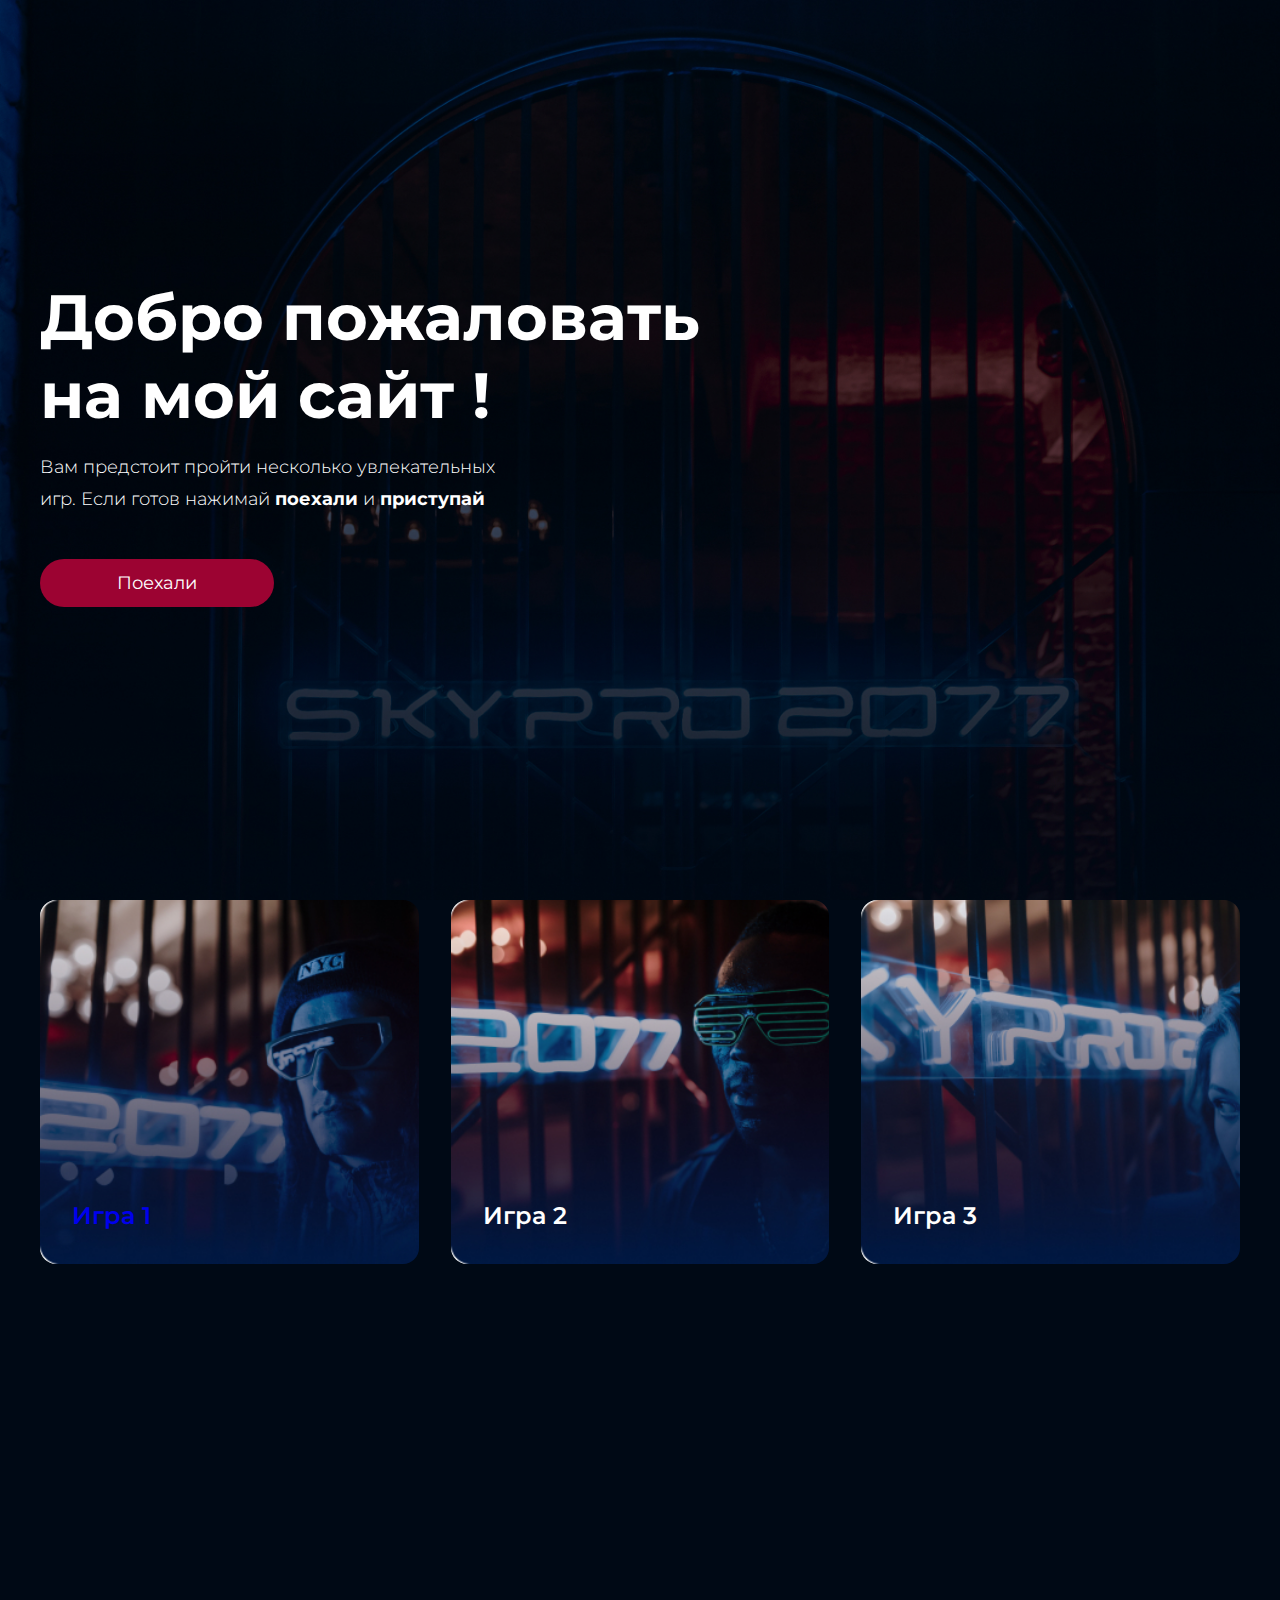
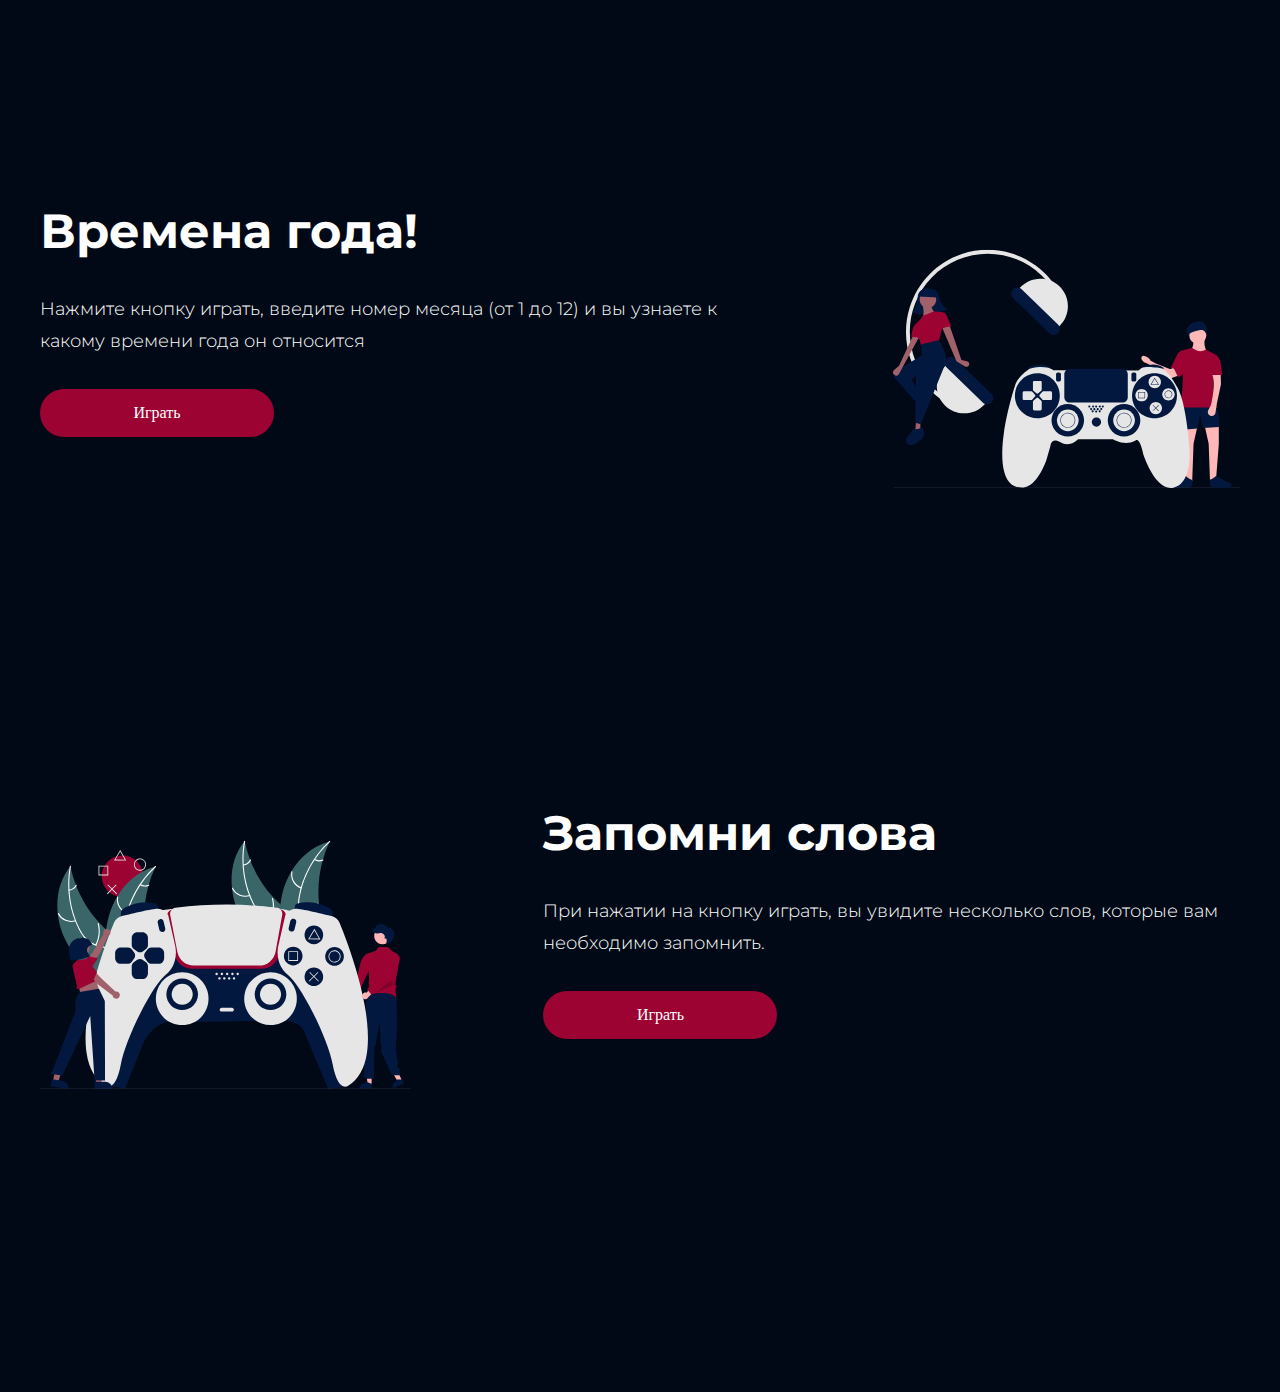
<file: index.html>
<!DOCTYPE html>
<html lang="en">
  <head>
    <meta charset="UTF-8" />
    <meta http-equiv="X-UA-Compatible" content="IE=edge" />
    <meta name="viewport" content="width=device-width, initial-scale=1.0" />
    <link rel="preconnect" href="https://fonts.googleapis.com" />
    <link rel="preconnect" href="https://fonts.gstatic.com" crossorigin />
    <link rel="preconnect" href="https://fonts.googleapis.com" />
    <link rel="preconnect" href="https://fonts.gstatic.com" crossorigin />
    <link
      href="https://fonts.googleapis.com/css2?family=Montserrat:wght@300;400;600;700&display=swap"
      rel="stylesheet"
    />
    <link rel="stylesheet" href="styles/style.css" />
    <title>Game</title>
  </head>
  <body>
    <header class="header center">
      <h1 class="header_top">
        Добро пожаловать <br />
        на мой сайт !
      </h1>
      <p class="header_desc">
        Вам предстоит пройти несколько увлекательных игр. Если готов нажимай
        <span class="header_desc--bold"> поехали </span> и
        <span class="header_desc--bold"> приступай</span>
      </p>
      <p class="header_button">Поехали</p>
      <script src="/hw-games.js"></script>
    </header>
    <nav class="nav center">
      <div class="games">
        <a href="#seasons"><div class="games_game1 games_game">Игра 1</div></a>
        <div class="games_game2 games_game">Игра 2</div>
        <div class="games_game3 games_game">Игра 3</div>
      </div>
    </nav>
    <main class="main center">
      <div id="seasons" class="seasons">
        <div class="seasons_game">
          <h2 class="seasons_header">Времена года!</h2>
          <p class="seasons_desc">
            Нажмите кнопку играть, введите номер месяца (от 1 до 12) и вы
            узнаете к какому времени года он относится
          </p>
          <p onclick="gameSeasons()" class="seasons_button">Играть</p>
        </div>
        <svg
          class="seasons_img"
          width="485"
          height="334"
          viewBox="0 0 485 334"
          fill="none"
          xmlns="http://www.w3.org/2000/svg"
        >
          <g clip-path="url(#clip0_700_26)">
            <path
              d="M416.377 139.54C423.062 146.577 430.52 147.7 438.752 142.909C435.298 137.353 434.475 131.309 435.396 124.942H419.36C420.071 130.537 419.88 135.746 416.377 139.54Z"
              fill="#FFB8B8"
            />
            <path
              d="M442.854 323.699L451.431 319.208L455.16 271.671V246.592L435.396 246.218L440.989 271.297L442.854 323.699Z"
              fill="#FFB8B8"
            />
            <path
              d="M417.992 323.699L409.415 319.208L405.686 271.671V246.592L425.45 246.218L419.856 271.297L417.992 323.699Z"
              fill="#FFB8B8"
            />
            <path
              d="M404.817 251.832L425.7 249.961L429.056 230.871L433.158 249.587L455.906 248.089C456.403 238.994 455.141 229.634 452.177 220.016L402.206 218.893L404.817 251.832Z"
              fill="#03183F"
            />
            <path
              d="M383.111 180.14L357.991 160.724C357.73 160.523 357.443 160.358 357.138 160.233L353.487 158.742C350.555 157.545 344.969 153.561 347.693 149.46C349.89 146.153 358.297 152.077 359.331 154.271C359.658 154.962 360.194 155.531 360.863 155.898L365.968 158.706C366.092 158.774 366.22 158.835 366.351 158.888L385.787 166.795C386.326 167.015 386.909 167.102 387.488 167.049C388.067 166.997 388.625 166.806 389.116 166.494L392.639 164.251C393.141 163.932 393.712 163.74 394.304 163.693C394.896 163.645 395.49 163.743 396.036 163.978C396.581 164.213 397.062 164.577 397.435 165.041C397.809 165.504 398.065 166.051 398.18 166.636L399.344 172.535C399.512 173.385 399.375 174.266 398.957 175.024C398.539 175.781 397.868 176.366 397.062 176.675L386.641 180.661C386.058 180.885 385.427 180.954 384.808 180.863C384.19 180.772 383.606 180.523 383.111 180.14Z"
              fill="#FFB8B8"
            />
            <path
              d="M387.777 165.994C394.732 164.122 394.002 173.875 399.308 178.67L409.741 170.403L403.698 141.037C402.077 141.502 400.585 142.339 399.342 143.482C398.098 144.625 397.137 146.043 396.533 147.623L387.777 165.994Z"
              fill="#9C0332"
            />
            <path
              d="M400.715 220.765H453.296C444.786 197.747 445.615 174.074 452.86 149.95C452.982 149.549 452.961 149.118 452.8 148.732C452.639 148.346 452.349 148.028 451.98 147.833L436.887 139.915C430.963 143.784 424.596 142.595 417.869 137.294L401.46 141.786C405.927 168.713 406.054 195.087 400.715 220.765Z"
              fill="#9C0332"
            />
            <path
              d="M413.862 332.491L391.95 333.423C390.996 333.464 390.06 333.149 389.324 332.539C388.587 331.928 388.102 331.066 387.96 330.118C387.818 329.161 388.036 328.184 388.574 327.381C389.111 326.577 389.928 326.003 390.865 325.773L394.582 324.858L409.19 316.36C411.354 318.609 414.334 320.511 417.977 322.131L418.02 328.106C418.028 329.235 417.599 330.323 416.824 331.141C416.048 331.959 414.986 332.443 413.862 332.491Z"
              fill="#03183F"
            />
            <path
              d="M484.783 333.5H0.176254V332.298H485L484.783 333.5Z"
              fill="#3F3D56"
              fill-opacity="0.4"
            />
            <path
              d="M446.801 332.157L468.714 333.089C469.668 333.13 470.604 332.815 471.34 332.204C472.077 331.594 472.562 330.732 472.704 329.784C472.846 328.827 472.628 327.85 472.09 327.047C471.553 326.243 470.736 325.669 469.799 325.439L466.082 324.524L451.474 316.026C449.31 318.275 446.33 320.177 442.687 321.797L442.644 327.772C442.636 328.901 443.065 329.989 443.84 330.807C444.616 331.625 445.677 332.109 446.801 332.157Z"
              fill="#03183F"
            />
            <path
              d="M425.7 131.68C432.291 131.68 437.633 126.317 437.633 119.702C437.633 113.087 432.291 107.724 425.7 107.724C419.109 107.724 413.767 113.087 413.767 119.702C413.767 126.317 419.109 131.68 425.7 131.68Z"
              fill="#FFB8B8"
            />
            <path
              d="M444.346 217.022L440.403 224.716C440.056 225.395 439.855 226.14 439.814 226.903C439.774 227.665 439.895 228.428 440.169 229.14C440.443 229.852 440.864 230.498 441.404 231.036C441.945 231.573 442.592 231.989 443.305 232.257C444.058 232.541 444.866 232.652 445.668 232.581C446.47 232.511 447.246 232.261 447.939 231.85C448.633 231.438 449.225 230.877 449.674 230.206C450.122 229.535 450.416 228.771 450.532 227.972L452.177 216.648L458.144 188.2L457.771 173.977H445.838C449.908 184.556 447.889 200.16 444.346 217.022Z"
              fill="#FFB8B8"
            />
            <path
              d="M443.973 175.474H460.008L457.681 157.822C457.365 155.428 456.457 153.152 455.04 151.201C453.622 149.25 451.741 147.686 449.567 146.652L443.973 175.474Z"
              fill="#9C0332"
            />
            <path
              d="M438.387 113.104C438.625 111.504 438.525 109.872 438.093 108.313C437.661 106.755 436.906 105.305 435.879 104.058C433.843 101.64 430.43 99.6609 424.768 100.595C412.415 102.632 408.853 112.954 410.063 115.55C411.273 118.146 414.983 124.164 414.983 124.164C414.983 124.164 412.26 118.207 415.215 116.994C418.17 115.782 429.605 111.005 433.597 113.157C434.726 113.726 435.686 114.586 436.377 115.649C437.068 116.711 437.466 117.939 437.531 119.206L438.387 113.104Z"
              fill="#03183F"
            />
            <path
              d="M234.139 63.2548L229.341 65.6983C223.815 54.776 216.493 44.867 207.685 36.3878C164.426 -5.35464 95.3993 -3.98991 53.812 39.43C12.2248 82.8499 13.5844 152.134 56.8429 193.877C65.0762 201.838 74.5085 208.445 84.7924 213.457L82.4453 218.316C66.1449 210.372 51.9618 198.649 41.0677 184.115C30.1737 169.581 22.8815 152.653 19.7936 134.731C16.7058 116.809 17.9109 98.4071 23.3094 81.045C28.708 63.6829 38.145 47.8594 50.8407 34.8818C63.5364 21.9042 79.1264 12.1451 96.3226 6.41078C113.519 0.676456 131.828 -0.868477 149.736 1.90363C167.645 4.67573 184.64 11.6853 199.316 22.3532C213.992 33.0211 225.928 47.041 234.139 63.2548Z"
              fill="#E6E6E6"
            />
            <path
              d="M71.8174 163.721C64.7602 171.089 60.9081 180.97 61.1087 191.189C61.3092 201.407 65.5459 211.128 72.8867 218.211C80.2275 225.295 90.0711 229.161 100.252 228.96C110.433 228.759 120.117 224.506 127.174 217.138L133.784 210.237L78.4273 156.82L71.8174 163.721Z"
              fill="#E6E6E6"
            />
            <path
              d="M74.7183 152.9C73.1474 154.544 72.2903 156.746 72.335 159.024C72.3797 161.301 73.3225 163.467 74.9566 165.048L125.73 214.042C127.366 215.621 129.561 216.483 131.831 216.438C134.1 216.393 136.259 215.445 137.832 213.802C139.406 212.16 140.264 209.957 140.22 207.679C140.175 205.401 139.23 203.234 137.594 201.655L86.8206 152.661C85.1829 151.084 82.989 150.224 80.7201 150.269C78.4513 150.314 76.2928 151.26 74.7183 152.9Z"
              fill="#03183F"
            />
            <path
              d="M227.001 112.912L233.611 106.011C240.668 98.6427 244.52 88.7624 244.32 78.5435C244.119 68.3246 239.883 58.6042 232.542 51.5206C228.907 48.0132 224.619 45.2588 219.924 43.4145C215.229 41.5703 210.218 40.6723 205.176 40.772C194.996 40.9733 185.311 45.2258 178.254 52.5939L171.644 59.4952L227.001 112.912Z"
              fill="#E6E6E6"
            />
            <path
              d="M167.596 55.9295C166.025 57.5734 165.168 59.7755 165.213 62.0528C165.258 64.3301 166.2 66.4966 167.835 68.0771L218.608 117.071C220.245 118.648 222.438 119.509 224.707 119.463C226.976 119.417 229.133 118.469 230.706 116.827C232.278 115.186 233.137 112.984 233.093 110.707C233.049 108.43 232.106 106.264 230.472 104.684L179.699 55.6903C178.061 54.1135 175.867 53.2533 173.598 53.2981C171.329 53.343 169.171 54.2893 167.596 55.9295Z"
              fill="#03183F"
            />
            <path
              d="M189.014 169.153V165.173C189.014 165.173 206.32 155.402 220.381 165.173V168.791L189.014 169.153Z"
              fill="#03183F"
            />
            <path
              d="M346.569 169.153V165.173C346.569 165.173 363.875 155.402 377.936 165.173V168.791L346.569 169.153Z"
              fill="#03183F"
            />
            <path
              d="M240.932 168.792H223.986C223.986 168.792 219.66 163.725 205.239 164.087C190.817 164.449 187.933 168.792 187.933 168.792C187.933 168.792 173.692 178.381 170.447 190.324C170.447 190.324 152.961 242.977 152.6 284.232C152.24 325.487 168.103 331.277 176.396 332.362C184.688 333.448 199.47 332.001 213.891 295.45L220.021 274.099C220.021 274.099 221.102 261.433 234.082 269.395C247.061 277.356 258.598 265.052 258.598 265.052H307.271C307.271 265.052 323.495 275.185 338.277 267.224C338.277 267.224 344.045 259.624 349.453 285.318C349.453 285.318 366.038 338.153 391.636 332.724C417.234 327.296 414.35 283.146 414.35 283.146C414.35 283.146 410.925 215.655 396.864 191.771C396.864 191.771 383.344 166.982 374.33 165.896C374.33 165.896 354.861 162.278 347.29 165.535L342.964 169.153L240.932 168.792Z"
              fill="#E6E6E6"
            />
            <path
              d="M201.633 235.74C218.957 235.74 233 221.644 233 204.256C233 186.868 218.957 172.772 201.633 172.772C184.31 172.772 170.266 186.868 170.266 204.256C170.266 221.644 184.31 235.74 201.633 235.74Z"
              fill="#03183F"
            />
            <path
              d="M365.317 235.74C382.64 235.74 396.684 221.644 396.684 204.256C396.684 186.868 382.64 172.772 365.317 172.772C347.994 172.772 333.95 186.868 333.95 204.256C333.95 221.644 347.994 235.74 365.317 235.74Z"
              fill="#03183F"
            />
            <path
              d="M207.099 197.235L202.917 200.948C202.563 201.261 202.107 201.434 201.635 201.434C201.163 201.434 200.707 201.261 200.353 200.948L196.164 197.235C195.959 197.054 195.795 196.832 195.682 196.582C195.568 196.333 195.509 196.062 195.508 195.788V185.572C195.509 185.056 195.713 184.562 196.077 184.198C196.441 183.833 196.934 183.629 197.447 183.629H205.83C206.343 183.628 206.836 183.832 207.2 184.195C207.564 184.559 207.769 185.053 207.77 185.568V195.781C207.767 196.057 207.706 196.33 207.591 196.581C207.475 196.832 207.307 197.055 207.099 197.235Z"
              fill="#E6E6E6"
            />
            <path
              d="M207.099 211.273L202.917 207.564C202.563 207.251 202.107 207.078 201.635 207.078C201.163 207.078 200.707 207.251 200.353 207.564L196.164 211.277C195.959 211.458 195.795 211.68 195.682 211.93C195.568 212.179 195.509 212.45 195.508 212.724V222.929C195.507 223.445 195.71 223.939 196.072 224.304C196.435 224.669 196.927 224.875 197.44 224.876H205.83C206.343 224.877 206.836 224.673 207.2 224.309C207.564 223.946 207.769 223.452 207.77 222.936V212.728C207.767 212.451 207.706 212.179 207.591 211.928C207.475 211.677 207.307 211.454 207.099 211.273Z"
              fill="#E6E6E6"
            />
            <path
              d="M194.642 209.749L198.341 205.544C198.653 205.189 198.825 204.731 198.825 204.258C198.825 203.784 198.653 203.327 198.341 202.971L194.642 198.766C194.462 198.561 194.24 198.396 193.991 198.282C193.743 198.169 193.473 198.109 193.2 198.108H183.033C182.519 198.109 182.027 198.314 181.664 198.679C181.301 199.044 181.097 199.539 181.097 200.055V208.468C181.096 208.984 181.299 209.478 181.661 209.843C182.024 210.209 182.516 210.414 183.029 210.415H193.204C193.477 210.412 193.746 210.351 193.994 210.237C194.242 210.122 194.463 209.956 194.642 209.749Z"
              fill="#E6E6E6"
            />
            <path
              d="M208.628 209.749L204.936 205.541C204.623 205.186 204.451 204.728 204.451 204.254C204.451 203.78 204.623 203.323 204.936 202.968L208.635 198.763C208.815 198.557 209.037 198.392 209.286 198.278C209.534 198.165 209.804 198.106 210.077 198.104H220.244C220.758 198.103 221.25 198.307 221.614 198.671C221.978 199.034 222.183 199.528 222.184 200.044V208.465C222.185 208.98 221.982 209.475 221.619 209.84C221.257 210.205 220.765 210.411 220.251 210.412H210.081C209.805 210.411 209.534 210.352 209.283 210.238C209.032 210.124 208.809 209.957 208.628 209.749Z"
              fill="#E6E6E6"
            />
            <path
              d="M244.177 261.433C256.721 261.433 266.89 251.226 266.89 238.635C266.89 226.044 256.721 215.836 244.177 215.836C231.632 215.836 221.463 226.044 221.463 238.635C221.463 251.226 231.632 261.433 244.177 261.433Z"
              fill="#03183F"
            />
            <path
              d="M322.774 261.433C335.318 261.433 345.488 251.226 345.488 238.635C345.488 226.044 335.318 215.836 322.774 215.836C310.229 215.836 300.06 226.044 300.06 238.635C300.06 251.226 310.229 261.433 322.774 261.433Z"
              fill="#03183F"
            />
            <path
              d="M244.177 253.834C252.54 253.834 259.319 247.029 259.319 238.635C259.319 230.241 252.54 223.436 244.177 223.436C235.814 223.436 229.034 230.241 229.034 238.635C229.034 247.029 235.814 253.834 244.177 253.834Z"
              fill="#E6E6E6"
            />
            <path
              d="M244.177 249.129C242.109 249.129 240.087 248.514 238.368 247.361C236.648 246.208 235.308 244.569 234.517 242.651C233.726 240.733 233.519 238.623 233.922 236.587C234.325 234.552 235.321 232.682 236.783 231.214C238.246 229.746 240.109 228.747 242.137 228.342C244.165 227.937 246.267 228.145 248.178 228.939C250.088 229.733 251.721 231.078 252.87 232.804C254.019 234.53 254.632 236.559 254.632 238.635C254.629 241.417 253.526 244.085 251.566 246.052C249.606 248.02 246.949 249.126 244.177 249.129ZM244.177 228.864C242.251 228.864 240.369 229.437 238.768 230.511C237.168 231.584 235.92 233.11 235.183 234.896C234.446 236.681 234.254 238.646 234.629 240.541C235.005 242.436 235.932 244.177 237.293 245.544C238.655 246.91 240.389 247.841 242.278 248.218C244.166 248.595 246.123 248.401 247.902 247.662C249.681 246.922 251.201 245.67 252.271 244.063C253.34 242.456 253.911 240.567 253.911 238.635C253.908 236.044 252.882 233.561 251.057 231.729C249.232 229.897 246.758 228.867 244.177 228.864Z"
              fill="#03183F"
            />
            <path
              d="M322.774 253.834C331.137 253.834 337.916 247.029 337.916 238.635C337.916 230.241 331.137 223.436 322.774 223.436C314.411 223.436 307.631 230.241 307.631 238.635C307.631 247.029 314.411 253.834 322.774 253.834Z"
              fill="#E6E6E6"
            />
            <path
              d="M322.774 249.129C320.706 249.129 318.684 248.514 316.965 247.361C315.246 246.208 313.905 244.569 313.114 242.651C312.323 240.733 312.116 238.623 312.519 236.587C312.923 234.552 313.918 232.682 315.381 231.214C316.843 229.746 318.706 228.747 320.734 228.342C322.762 227.937 324.864 228.145 326.775 228.939C328.685 229.733 330.318 231.078 331.467 232.804C332.616 234.53 333.229 236.559 333.229 238.635C333.226 241.417 332.124 244.085 330.163 246.052C328.203 248.019 325.546 249.126 322.774 249.129ZM322.774 228.864C320.848 228.864 318.966 229.437 317.366 230.511C315.765 231.584 314.517 233.11 313.78 234.896C313.043 236.681 312.851 238.646 313.226 240.541C313.602 242.436 314.529 244.177 315.89 245.544C317.252 246.91 318.986 247.841 320.875 248.218C322.763 248.595 324.72 248.401 326.499 247.662C328.278 246.922 329.798 245.67 330.868 244.063C331.937 242.456 332.508 240.567 332.508 238.635C332.505 236.044 331.479 233.561 329.654 231.729C327.829 229.897 325.355 228.867 322.774 228.864Z"
              fill="#03183F"
            />
            <path
              d="M284.196 247.682C287.78 247.682 290.686 244.765 290.686 241.168C290.686 237.57 287.78 234.654 284.196 234.654C280.612 234.654 277.707 237.57 277.707 241.168C277.707 244.765 280.612 247.682 284.196 247.682Z"
              fill="#03183F"
            />
            <path
              d="M274.278 220.848C275.06 220.848 275.695 220.212 275.695 219.426C275.695 218.641 275.06 218.004 274.278 218.004C273.495 218.004 272.861 218.641 272.861 219.426C272.861 220.212 273.495 220.848 274.278 220.848Z"
              fill="#03183F"
            />
            <path
              d="M279.585 220.848C280.367 220.848 281.002 220.212 281.002 219.426C281.002 218.641 280.367 218.004 279.585 218.004C278.802 218.004 278.168 218.641 278.168 219.426C278.168 220.212 278.802 220.848 279.585 220.848Z"
              fill="#03183F"
            />
            <path
              d="M278.878 227.597C279.661 227.597 280.295 226.961 280.295 226.175C280.295 225.39 279.661 224.753 278.878 224.753C278.096 224.753 277.461 225.39 277.461 226.175C277.461 226.961 278.096 227.597 278.878 227.597Z"
              fill="#03183F"
            />
            <path
              d="M283.836 227.778C284.632 227.778 285.278 227.13 285.278 226.331C285.278 225.531 284.632 224.883 283.836 224.883C283.039 224.883 282.394 225.531 282.394 226.331C282.394 227.13 283.039 227.778 283.836 227.778Z"
              fill="#03183F"
            />
            <path
              d="M288.786 227.597C289.568 227.597 290.203 226.961 290.203 226.175C290.203 225.39 289.568 224.753 288.786 224.753C288.003 224.753 287.369 225.39 287.369 226.175C287.369 226.961 288.003 227.597 288.786 227.597Z"
              fill="#03183F"
            />
            <path
              d="M276.755 224.402C277.537 224.402 278.172 223.765 278.172 222.98C278.172 222.194 277.537 221.558 276.755 221.558C275.972 221.558 275.338 222.194 275.338 222.98C275.338 223.765 275.972 224.402 276.755 224.402Z"
              fill="#03183F"
            />
            <path
              d="M281.312 224.521C282.108 224.521 282.754 223.873 282.754 223.074C282.754 222.274 282.108 221.626 281.312 221.626C280.515 221.626 279.87 222.274 279.87 223.074C279.87 223.873 280.515 224.521 281.312 224.521Z"
              fill="#03183F"
            />
            <path
              d="M285.999 224.521C286.795 224.521 287.441 223.873 287.441 223.074C287.441 222.274 286.795 221.626 285.999 221.626C285.202 221.626 284.557 222.274 284.557 223.074C284.557 223.873 285.202 224.521 285.999 224.521Z"
              fill="#03183F"
            />
            <path
              d="M290.909 224.402C291.692 224.402 292.326 223.765 292.326 222.98C292.326 222.194 291.692 221.558 290.909 221.558C290.127 221.558 289.493 222.194 289.493 222.98C289.493 223.765 290.127 224.402 290.909 224.402Z"
              fill="#03183F"
            />
            <path
              d="M283.836 220.903C284.632 220.903 285.278 220.254 285.278 219.455C285.278 218.656 284.632 218.008 283.836 218.008C283.039 218.008 282.394 218.656 282.394 219.455C282.394 220.254 283.039 220.903 283.836 220.903Z"
              fill="#03183F"
            />
            <path
              d="M288.883 220.903C289.68 220.903 290.325 220.254 290.325 219.455C290.325 218.656 289.68 218.008 288.883 218.008C288.087 218.008 287.441 218.656 287.441 219.455C287.441 220.254 288.087 220.903 288.883 220.903Z"
              fill="#03183F"
            />
            <path
              d="M293.033 220.848C293.815 220.848 294.45 220.212 294.45 219.426C294.45 218.641 293.815 218.004 293.033 218.004C292.25 218.004 291.616 218.641 291.616 219.426C291.616 220.212 292.25 220.848 293.033 220.848Z"
              fill="#03183F"
            />
            <path
              d="M230.296 171.876C229.629 171.877 228.99 172.143 228.518 172.616C228.046 173.089 227.781 173.731 227.78 174.401V182C227.781 182.67 228.046 183.312 228.518 183.785C228.99 184.258 229.629 184.524 230.296 184.525H232.099C232.765 184.524 233.405 184.258 233.876 183.785C234.348 183.312 234.613 182.67 234.614 182V174.401C234.613 173.731 234.348 173.089 233.876 172.616C233.405 172.143 232.765 171.877 232.099 171.876H230.296Z"
              fill="#03183F"
            />
            <path
              d="M335.573 171.876C334.906 171.876 334.266 172.143 333.795 172.616C333.323 173.089 333.058 173.731 333.057 174.401V182C333.058 182.67 333.323 183.312 333.795 183.785C334.266 184.258 334.906 184.524 335.573 184.525H337.375C338.042 184.524 338.682 184.258 339.153 183.785C339.625 183.312 339.89 182.67 339.891 182V174.401C339.89 173.731 339.625 173.089 339.153 172.616C338.682 172.143 338.042 171.876 337.375 171.876H335.573Z"
              fill="#03183F"
            />
            <path
              d="M365.678 193.761C370.457 193.761 374.331 189.873 374.331 185.076C374.331 180.279 370.457 176.391 365.678 176.391C360.899 176.391 357.025 180.279 357.025 185.076C357.025 189.873 360.899 193.761 365.678 193.761Z"
              fill="#E6E6E6"
            />
            <path
              d="M347.29 212.217C352.069 212.217 355.943 208.329 355.943 203.532C355.943 198.736 352.069 194.847 347.29 194.847C342.511 194.847 338.637 198.736 338.637 203.532C338.637 208.329 342.511 212.217 347.29 212.217Z"
              fill="#E6E6E6"
            />
            <path
              d="M384.786 211.132C389.565 211.132 393.439 207.243 393.439 202.447C393.439 197.65 389.565 193.761 384.786 193.761C380.007 193.761 376.133 197.65 376.133 202.447C376.133 207.243 380.007 211.132 384.786 211.132Z"
              fill="#E6E6E6"
            />
            <path
              d="M367.12 230.312C371.899 230.312 375.773 226.423 375.773 221.626C375.773 216.83 371.899 212.941 367.12 212.941C362.341 212.941 358.467 216.83 358.467 221.626C358.467 226.423 362.341 230.312 367.12 230.312Z"
              fill="#E6E6E6"
            />
            <path
              d="M246.61 166.809C244.677 166.812 242.823 167.584 241.456 168.956C240.089 170.328 239.32 172.189 239.318 174.129V206.518C239.32 208.458 240.089 210.319 241.456 211.691C242.823 213.063 244.677 213.835 246.61 213.838H320.7C322.634 213.835 324.487 213.063 325.855 211.691C327.222 210.319 327.991 208.458 327.993 206.518V174.129C327.991 172.189 327.222 170.328 325.855 168.956C324.487 167.584 322.634 166.812 320.7 166.809H246.61Z"
              fill="#03183F"
            />
            <path
              d="M371.556 189.057H359.822L365.487 179.31L371.556 189.057ZM361.078 188.333H370.255L365.508 180.71L361.078 188.333Z"
              fill="#03183F"
            />
            <path
              d="M352.158 207.875H342.423V199.19H352.158V207.875ZM343.144 207.151H351.437V199.913H343.144V207.151Z"
              fill="#03183F"
            />
            <path
              d="M384.786 207.875C383.717 207.875 382.671 207.556 381.782 206.96C380.892 206.363 380.199 205.516 379.79 204.524C379.38 203.532 379.273 202.441 379.482 201.388C379.691 200.335 380.206 199.367 380.962 198.608C381.718 197.849 382.682 197.332 383.731 197.123C384.78 196.913 385.867 197.021 386.856 197.431C387.844 197.842 388.689 198.538 389.283 199.431C389.877 200.323 390.194 201.373 390.194 202.446C390.193 203.886 389.622 205.265 388.608 206.283C387.595 207.301 386.22 207.873 384.786 207.875ZM384.786 197.742C383.859 197.742 382.953 198.018 382.182 198.535C381.411 199.052 380.811 199.787 380.456 200.646C380.101 201.506 380.008 202.452 380.189 203.364C380.37 204.277 380.816 205.115 381.472 205.773C382.127 206.431 382.963 206.879 383.872 207.061C384.781 207.242 385.723 207.149 386.58 206.793C387.436 206.437 388.168 205.834 388.683 205.06C389.198 204.286 389.473 203.377 389.473 202.446C389.472 201.199 388.977 200.003 388.099 199.121C387.22 198.24 386.029 197.743 384.786 197.742Z"
              fill="#03183F"
            />
            <path
              d="M363.229 217.299L362.719 217.811L370.831 225.953L371.341 225.442L363.229 217.299Z"
              fill="#03183F"
            />
            <path
              d="M371.016 217.293L362.725 225.256L363.223 225.779L371.515 217.816L371.016 217.293Z"
              fill="#03183F"
            />
            <path
              d="M76.6379 84.1163C56.9526 89.5636 35.3964 93.6643 27.6724 87.3026C31.9013 80.2361 34.3405 73.2711 34.5474 66.4326C34.594 63.3037 35.8566 60.3168 38.0659 58.1089C39.5285 56.6906 41.2939 55.6256 43.2281 54.9947C45.1622 54.3639 47.2141 54.1838 49.228 54.4682L54.3368 55.1878C54.5088 55.212 54.6799 55.2395 54.8501 55.2703C57.3022 55.7366 59.5473 56.962 61.2702 58.7744C62.9931 60.5868 64.1073 62.8953 64.4564 65.3758C65.5327 72.791 69.1522 79.2105 76.6379 84.1163Z"
              fill="#03183F"
            />
            <path
              d="M95.6268 154.467L103.28 156.051C103.864 156.171 104.415 156.422 104.891 156.783C105.367 157.144 105.757 157.607 106.033 158.138C106.309 158.669 106.463 159.256 106.485 159.854C106.507 160.453 106.395 161.049 106.159 161.599C105.931 162.131 105.591 162.607 105.163 162.995C104.736 163.383 104.229 163.674 103.68 163.849C103.13 164.023 102.549 164.077 101.976 164.006C101.404 163.935 100.853 163.742 100.362 163.439L88.6559 156.212L68.7724 109.295L79.071 106.305L95.6268 154.467Z"
              fill="#A0616A"
            />
            <path
              d="M41.1101 216.03L35.3156 217.722L30.9294 208.629L35.3897 206.296L41.1101 216.03Z"
              fill="#A0616A"
            />
            <path
              d="M38.1659 254.987L31.0562 253.097L32.1692 240.837L38.2878 241.215L38.1659 254.987Z"
              fill="#A0616A"
            />
            <path
              d="M38.9074 207.531L31.3772 212.505L2.41556 179.623C1.78735 178.91 1.32345 178.067 1.05686 177.153C0.790277 176.239 0.72756 175.278 0.873163 174.337C1.01877 173.397 1.36911 172.5 1.89929 171.71C2.42946 170.921 3.12643 170.259 3.94061 169.77L40.0197 148.132L45.5457 164.065L26.7592 181.76L38.9074 207.531Z"
              fill="#03183F"
            />
            <path
              d="M45.2488 224.743C45.23 224.767 45.2111 224.792 45.1921 224.817C44.7108 227.645 43.8656 230.225 41.9779 232.093C41.4183 233.359 40.4134 234.375 39.1552 234.945C37.8969 235.516 36.4734 235.601 35.1565 235.185C33.9146 234.792 32.8471 233.979 32.1366 232.884C31.4261 231.788 31.1168 230.479 31.2615 229.181L32.6686 216.557C36.044 215.778 38.6183 213.851 39.9213 210.103L43.2017 212.345C44.1725 213.004 44.9994 213.854 45.6321 214.843C46.2647 215.833 46.6898 216.942 46.8814 218.102C47.0729 219.262 47.027 220.449 46.7463 221.591C46.4656 222.733 45.9561 223.805 45.2488 224.743Z"
              fill="#03183F"
            />
            <path
              d="M48.8186 81.4129C55.2196 81.4129 60.4087 76.2045 60.4087 69.7796C60.4087 63.3547 55.2196 58.1463 48.8186 58.1463C42.4176 58.1463 37.2286 63.3547 37.2286 69.7796C37.2286 76.2045 42.4176 81.4129 48.8186 81.4129Z"
              fill="#A0616A"
            />
            <path
              d="M58.8556 88.3765L40.584 103.565L39.1609 97.3133L42.3501 92.4337C43.2352 87.6462 42.6638 82.3669 41.1429 76.767L53.0639 76.7779C53.5785 81.3033 55.3338 85.2511 58.8556 88.3765Z"
              fill="#A0616A"
            />
            <path
              d="M63.9998 128.219L39.333 135.76L37.414 126.955C32.7913 120.725 30.7818 115.038 33.8061 110.399L32.2842 103.416C36.6499 99.9654 40.083 96.4354 41.9681 92.7727L57.1447 86.8204L68.3016 87.5094L71.5961 98.5912L63.9998 128.219Z"
              fill="#9C0332"
            />
            <path
              d="M81.5239 107.544C76.2659 107.488 71.12 109.071 66.7958 112.074L68.3016 87.5094C69.83 87.7143 71.279 88.3151 72.5059 89.2526C73.7329 90.1901 74.6955 91.4321 75.2991 92.8564L81.5239 107.544Z"
              fill="#9C0332"
            />
            <path
              d="M38.8302 244.149L31.001 242.215L32.1534 175.443L42.6665 163.887L40.3132 149.237L38.7904 132.826L64.4704 126.435C73.1504 142.254 78.3968 156.637 70.7386 165.621L38.8302 244.149Z"
              fill="#03183F"
            />
            <path
              d="M37.032 266.694C36.9968 266.708 36.9617 266.722 36.9265 266.735C34.6531 269.385 32.1553 271.545 29.0149 272.305C27.6374 273.275 25.9523 273.701 24.2814 273.503C22.6105 273.305 21.0709 272.496 19.9564 271.231C18.9054 270.038 18.3001 268.515 18.244 266.923C18.1879 265.331 18.6845 263.77 19.6489 262.505L29.0222 250.211C33.0341 251.527 36.9283 251.139 40.6358 248.048L42.6568 252.459C43.2582 253.758 43.5894 255.167 43.6302 256.6C43.671 258.032 43.4206 259.458 42.8943 260.79C42.3679 262.123 41.5766 263.333 40.5687 264.348C39.5608 265.363 38.3574 266.162 37.032 266.694Z"
              fill="#03183F"
            />
            <path
              d="M8.43183 162.498L1.55987 168.404C0.989616 168.894 0.551842 169.52 0.287144 170.226C0.0224452 170.931 -0.060616 171.692 0.0456582 172.437C0.151932 173.183 0.444105 173.89 0.895089 174.493C1.34607 175.095 1.94127 175.574 2.62552 175.884C3.65559 176.35 4.82377 176.407 5.8939 176.042C6.96403 175.677 7.85628 174.919 8.39029 173.919L13.3597 164.616L36.1491 122.872L27.578 121.255L8.43183 162.498Z"
              fill="#A0616A"
            />
            <path
              d="M37.5223 124.045C33.0711 122.696 28.9015 121.902 25.6678 122.95C26.3457 114.531 27.7427 107.01 32.2842 103.416L38.7402 104.177L37.5223 124.045Z"
              fill="#9C0332"
            />
            <path
              d="M61.7571 67.0821L36.9682 65.5511L37.2733 60.5749C45.9265 54.7183 54.1895 55.2286 62.0622 62.1058L61.7571 67.0821Z"
              fill="#03183F"
            />
          </g>
          <defs>
            <clipPath id="clip0_700_26">
              <rect
                width="485"
                height="333"
                fill="white"
                transform="translate(0 0.5)"
              />
            </clipPath>
          </defs>
        </svg>
      </div>
      <div id="remember" class="remember">
        <div class="remember_game">
          <h2 class="remember_header">Запомни слова</h2>
          <p class="remember_desc">
            При нажатии на кнопку играть, вы увидите несколько слов, которые вам
            необходимо запомнить.
          </p>
          <p onclick="gameRemember()" class="remember_button">Играть</p>
        </div>
        <svg
          class="remember_img"
          width="481"
          height="322"
          viewBox="0 0 481 322"
          fill="none"
          xmlns="http://www.w3.org/2000/svg"
        >
          <g clip-path="url(#clip0_1058_448)">
            <path
              d="M468.717 311.028L463.966 313.057L453.897 295.651L460.909 292.656L468.717 311.028Z"
              fill="#FFB6B6"
            />
            <path
              d="M429.462 315.535L424.299 315.535L421.842 295.564H429.463L429.462 315.535Z"
              fill="#FFB6B6"
            />
            <path
              d="M429.644 320.936L413.765 320.936V320.735C413.766 319.091 414.417 317.515 415.576 316.353C416.735 315.19 418.307 314.538 419.946 314.537H419.946L422.847 312.331L428.258 314.538L429.644 314.538L429.644 320.936Z"
              fill="#03183F"
            />
            <path
              d="M471.605 314.486L456.998 320.728L456.919 320.542C456.276 319.03 456.259 317.324 456.871 315.8C457.483 314.275 458.673 313.056 460.181 312.412L460.182 312.411L461.987 309.241L467.828 309.144L469.103 308.599L471.605 314.486Z"
              fill="#03183F"
            />
            <path
              d="M424.397 197.34L416.55 245.255L418.685 252.395L415.883 257.452L419.998 301.862L418.328 305.55L422.995 308.436H432.493L432.997 268.231L435.343 262.328V259.075L440.119 234.559L440.998 262.602L442.388 268.514L441.221 272.724L442.745 275.673L455.813 303.809H466.463L465.639 297.446C467.547 296.477 462.774 293.646 462.316 291.551L463.884 288.013L462.316 281.33L460.878 268.272L462.394 240.707L461.681 203.588C458.105 198.781 454.138 195.073 449.222 194.035L424.397 197.34Z"
              fill="#03183F"
            />
            <path
              d="M443.508 134.24C449.452 134.24 454.27 129.408 454.27 123.448C454.27 117.488 449.452 112.656 443.508 112.656C437.564 112.656 432.745 117.488 432.745 123.448C432.745 129.408 437.564 134.24 443.508 134.24Z"
              fill="#FFB6B6"
            />
            <path
              d="M399.134 208.661C398.999 208.055 398.999 207.427 399.134 206.821C399.268 206.215 399.533 205.645 399.91 205.153C400.288 204.661 400.768 204.258 401.318 203.972C401.867 203.686 402.473 203.524 403.091 203.498L407.427 189.046L412.439 195.066L407.554 207.867C407.528 208.912 407.121 209.912 406.41 210.676C405.699 211.44 404.733 211.916 403.695 212.014C402.657 212.112 401.62 211.825 400.779 211.207C399.938 210.589 399.353 209.683 399.134 208.661Z"
              fill="#FFB6B6"
            />
            <path
              d="M427.258 149.258L425.315 145.698L422.811 146.536C422.811 146.536 420.047 148.325 416.177 155.076C414.387 158.199 410.517 178.223 410.517 178.223L401.473 202.237L410.694 203.801L418.387 184.01L427.307 165.07L427.258 149.258Z"
              fill="#9C0332"
            />
            <path
              d="M443.109 197.189C450.687 197.189 458.333 198.685 461.464 204.034C461.382 202.871 461.177 200.854 460.964 199.004L460.18 194.033L460.974 189.475L462.023 188.423L460.144 186.539L461.426 177.025L465.657 154.612C465.989 152.848 465.73 151.025 464.921 149.424C464.113 147.823 462.799 146.536 461.185 145.761L457.119 143.801L450.529 137.671L438.608 137.582L434.719 142.652L424.481 146.139L426.199 181.788L425.073 184.423C425.325 184.656 425.858 185.153 426.146 185.473C426.554 185.925 426.034 188.256 425.688 189.605L425.212 193.198L426.71 194.272L424.763 196.578L424.374 199.506C426.307 199.047 434.666 197.189 443.109 197.189Z"
              fill="#9C0332"
            />
            <path
              d="M446.261 133.712C446.307 133.61 446.353 133.508 446.399 133.406C446.381 133.407 446.364 133.409 446.346 133.41L446.261 133.712Z"
              fill="#03183F"
            />
            <path
              d="M454.57 113.147C454.059 112.663 453.394 112.375 452.693 112.333C451.997 112.356 451.291 112.986 451.436 113.669C450.157 111.4 448.123 109.654 445.689 108.739C443.255 107.824 440.577 107.797 438.126 108.665C436.396 109.277 434.7 110.501 434.302 112.296C434.264 112.768 434.123 113.225 433.891 113.637C433.69 113.857 433.429 114.014 433.141 114.087C432.852 114.16 432.548 114.147 432.267 114.05L432.25 114.045C432.154 114.012 432.05 114.008 431.952 114.035C431.853 114.062 431.765 114.118 431.699 114.196C431.633 114.273 431.592 114.369 431.58 114.47C431.569 114.572 431.588 114.674 431.636 114.764L432.125 115.68C431.508 115.818 430.867 115.804 430.256 115.64C430.155 115.613 430.048 115.619 429.95 115.655C429.851 115.692 429.767 115.759 429.708 115.846C429.649 115.932 429.618 116.035 429.619 116.141C429.621 116.246 429.655 116.348 429.717 116.433C430.53 117.549 431.592 118.459 432.818 119.09C434.044 119.722 435.4 120.058 436.778 120.072C438.734 120.06 440.709 119.384 442.613 119.835C443.349 120.01 444.037 120.347 444.626 120.823C445.215 121.299 445.691 121.901 446.018 122.585C446.344 123.269 446.514 124.018 446.515 124.777C446.516 125.535 446.347 126.284 446.021 126.969C446.606 126.328 447.736 126.48 448.334 127.108C448.61 127.445 448.813 127.835 448.932 128.253C449.051 128.672 449.084 129.111 449.027 129.542C448.867 130.864 448.476 132.148 447.871 133.333C450.183 133.262 452.418 132.48 454.273 131.095C456.129 129.709 457.516 127.786 458.246 125.584C458.977 123.383 459.016 121.01 458.358 118.786C457.701 116.562 456.378 114.593 454.57 113.147H454.57Z"
              fill="#03183F"
            />
            <path
              d="M106.736 72.8543C121.514 72.8543 133.494 60.8417 133.494 46.0234C133.494 31.2051 121.514 19.1925 106.736 19.1925C91.9581 19.1925 79.9782 31.2051 79.9782 46.0234C79.9782 60.8417 91.9581 72.8543 106.736 72.8543Z"
              fill="#9C0332"
            />
            <path
              d="M31.5305 125.837C18.1042 96.0585 18.5993 58.3124 39.4363 33.1837C46.4075 68.0287 65.4456 99.2782 93.1823 121.403C103.91 129.897 116.724 138.224 119.654 151.611C121.478 159.941 118.893 168.752 114.425 176.008C109.956 183.264 103.727 189.233 97.5687 195.116L96.8778 197.129C70.0816 178.526 44.9567 155.616 31.5305 125.837Z"
              fill="#3A6569"
            />
            <path
              d="M40.0163 33.5471C35.2209 59.8773 38.7833 87.9143 50.4391 112.038C52.959 117.253 55.968 122.324 59.9965 126.519C64.0269 130.715 68.8457 133.357 74.3892 134.98C79.4571 136.463 84.8123 137.393 89.4323 140.086C94.3019 142.924 97.324 147.688 98.5013 153.15C99.9417 159.833 98.9014 166.637 97.6534 173.255C96.2678 180.603 94.7125 188.213 96.7204 195.6C96.9636 196.495 95.5645 196.821 95.3216 195.927C91.8282 183.076 98.6202 170.401 97.6708 157.48C97.2278 151.451 94.9701 145.519 89.8147 142.026C85.3065 138.971 79.7849 138.008 74.6407 136.55C69.2391 135.02 64.3881 132.681 60.2603 128.803C56.0377 124.835 52.8247 119.872 50.1829 114.744C44.2248 103.179 40.2972 90.4376 38.2192 77.609C35.8297 62.8642 35.9732 47.8182 38.6435 33.122C38.8092 32.2125 40.1808 32.6435 40.0162 33.5471H40.0163Z"
              fill="white"
            />
            <path
              d="M46.2378 104.397C41.8881 105.795 37.1845 105.597 32.967 103.838C28.7495 102.079 25.2927 98.8748 23.214 94.7965C22.7962 93.9699 24.0577 93.2801 24.476 94.1078C26.4047 97.9091 29.625 100.894 33.5557 102.523C37.4864 104.153 41.8685 104.32 45.9111 102.994C46.79 102.707 47.1116 104.111 46.2378 104.397H46.2378Z"
              fill="white"
            />
            <path
              d="M71.7209 134.567C76.0673 126.28 77.1393 116.656 74.7232 107.612C74.4831 106.716 75.8821 106.39 76.122 107.284C78.6187 116.7 77.4828 126.714 72.9409 135.327C72.5074 136.148 71.2897 135.383 71.7208 134.567H71.7209Z"
              fill="white"
            />
            <path
              d="M37.6762 63.3321C39.4716 63.1429 41.192 62.5095 42.6829 61.4888C44.1739 60.4681 45.3886 59.0921 46.2182 57.4843C46.641 56.6586 47.8584 57.4242 47.4382 58.2445C46.5135 60.0166 45.1701 61.5346 43.5253 62.666C41.8805 63.7973 39.9845 64.5076 38.0028 64.7347C37.8178 64.7718 37.6257 64.7369 37.4654 64.637C37.3052 64.5372 37.1889 64.3799 37.1401 64.1971C37.0978 64.0112 37.1304 63.816 37.2307 63.6541C37.3311 63.4921 37.4912 63.3764 37.6762 63.3321V63.3321Z"
              fill="white"
            />
            <path
              d="M149.785 33.4755C149.536 33.9986 149.286 34.5217 149.043 35.0556C145.725 42.1063 142.985 49.4155 140.848 56.9112C140.674 57.4881 140.506 58.0754 140.349 58.6561C135.393 76.7699 133.834 95.6489 135.752 114.333C136.521 121.768 137.854 129.132 139.738 136.364C142.341 146.351 145.955 156.971 145.14 166.944C145.066 167.985 144.928 169.021 144.727 170.045L99.3805 197.818C99.2458 197.829 99.117 197.851 98.9818 197.863L97.2218 199.055C97.0987 198.689 96.9788 198.306 96.8556 197.94C96.7833 197.728 96.7211 197.51 96.6488 197.298C96.6038 197.154 96.5592 197.01 96.5104 196.884C96.4953 196.836 96.4806 196.788 96.4718 196.751C96.423 196.624 96.3911 196.501 96.3486 196.385C95.6726 194.249 95.0104 192.105 94.362 189.952C94.3557 189.941 94.3557 189.941 94.3595 189.925C89.4609 173.51 85.8859 156.54 84.9931 139.566C84.9664 139.056 84.9329 138.535 84.927 138.011C84.5669 130.358 84.8313 122.688 85.7174 115.078C86.216 110.912 86.9245 106.775 87.8404 102.681C90.227 92.1081 94.2573 81.9775 99.7836 72.6604C110.803 54.0886 127.623 39.2573 148.208 33.8715C148.735 33.7341 149.252 33.6025 149.785 33.4755Z"
              fill="#3A6569"
            />
            <path
              d="M150.035 34.1149C130.396 52.2431 116.407 76.7797 111.229 103.078C110.109 108.763 109.467 114.628 110.165 120.41C110.863 126.194 113.125 131.212 116.576 135.855C119.732 140.099 123.45 144.074 125.521 149.013C127.705 154.22 127.258 159.847 124.918 164.919C122.056 171.125 117.14 175.929 112.17 180.46C106.652 185.49 100.84 190.628 98.0084 197.738C97.6653 198.599 96.3523 198.015 96.6949 197.155C101.622 184.785 114.656 178.765 121.656 167.875C124.922 162.794 126.681 156.695 124.662 150.793C122.897 145.632 119.066 141.53 115.834 137.26C112.44 132.777 109.971 127.982 109.004 122.393C108.015 116.676 108.429 110.773 109.399 105.084C111.586 92.253 116.1 79.7084 122.144 68.211C129.089 54.9955 138.238 43.0688 149.194 32.9468C149.872 32.3206 150.709 33.4928 150.035 34.1149L150.035 34.1149Z"
              fill="white"
            />
            <path
              d="M112.462 94.4406C108.15 92.9307 104.513 89.933 102.201 85.9827C99.8899 82.0324 99.054 77.3868 99.843 72.8756C100.006 71.9633 101.427 72.1741 101.264 73.0876C100.522 77.2871 101.301 81.6144 103.461 85.2885C105.621 88.9625 109.019 91.7414 113.043 93.1235C113.917 93.4249 113.331 94.7402 112.462 94.4406H112.462Z"
              fill="white"
            />
            <path
              d="M114.694 133.914C123.139 129.922 129.774 122.884 133.275 114.205C133.621 113.344 134.934 113.928 134.589 114.788C130.929 123.813 124.009 131.122 115.211 135.257C114.373 135.651 113.859 134.305 114.694 133.914L114.694 133.914Z"
              fill="white"
            />
            <path
              d="M130.283 56.4839C131.83 57.4168 133.584 57.9497 135.387 58.0348C137.19 58.12 138.986 57.7547 140.614 56.9717C141.447 56.5677 141.96 57.9139 141.132 58.3153C139.329 59.1719 137.345 59.5729 135.353 59.4833C133.36 59.3936 131.42 58.8161 129.701 57.8011C129.531 57.719 129.399 57.5751 129.331 57.3986C129.263 57.2222 129.264 57.0264 129.335 56.851C129.413 56.677 129.556 56.5408 129.734 56.4721C129.911 56.4034 130.108 56.4076 130.283 56.4839V56.4839Z"
              fill="white"
            />
            <path
              d="M257.137 93.2194C243.71 63.4405 244.205 25.6944 265.042 0.565674C272.014 35.4107 291.052 66.6601 318.788 88.785C329.516 97.2788 342.33 105.606 345.261 118.993C347.084 127.323 344.499 136.134 340.031 143.39C335.562 150.646 329.333 156.615 323.175 162.498L322.484 164.511C295.688 145.908 270.563 122.998 257.137 93.2194Z"
              fill="#3A6569"
            />
            <path
              d="M265.622 0.929038C260.827 27.2593 264.389 55.2962 276.045 79.4197C278.565 84.6351 281.574 89.7058 285.603 93.9005C289.633 98.097 294.452 100.739 299.995 102.362C305.063 103.845 310.418 104.775 315.038 107.468C319.908 110.306 322.93 115.07 324.107 120.532C325.548 127.215 324.507 134.019 323.259 140.637C321.874 147.985 320.318 155.595 322.326 162.982C322.57 163.877 321.17 164.203 320.928 163.309C317.434 150.458 324.226 137.783 323.277 124.862C322.834 118.833 320.576 112.901 315.421 109.408C310.912 106.353 305.391 105.39 300.247 103.932C294.845 102.402 289.994 100.063 285.866 96.1849C281.644 92.2174 278.431 87.2539 275.789 82.126C269.831 70.5612 265.903 57.8195 263.825 44.9909C261.436 30.2462 261.579 15.2002 264.25 0.503953C264.415 -0.405584 265.787 0.0254677 265.622 0.929038H265.622Z"
              fill="white"
            />
            <path
              d="M271.844 71.7789C267.494 73.1767 262.791 72.9787 258.573 71.2201C254.356 69.4615 250.899 66.2569 248.82 62.1786C248.402 61.352 249.664 60.6622 250.082 61.4899C252.011 65.2912 255.231 68.276 259.162 69.9055C263.093 71.535 267.475 71.702 271.517 70.3763C272.396 70.0892 272.718 71.4935 271.844 71.7789V71.7789Z"
              fill="white"
            />
            <path
              d="M297.327 101.949C301.673 93.6623 302.745 84.0377 300.329 74.994C300.089 74.0982 301.488 73.7717 301.728 74.6665C304.225 84.0823 303.089 94.0959 298.547 102.709C298.113 103.53 296.896 102.765 297.327 101.949H297.327Z"
              fill="white"
            />
            <path
              d="M263.282 30.714C265.078 30.5248 266.798 29.8914 268.289 28.8708C269.78 27.8501 270.995 26.4741 271.824 24.8663C272.247 24.0405 273.464 24.8061 273.044 25.6265C272.12 27.3986 270.776 28.9166 269.131 30.0479C267.487 31.1793 265.591 31.8895 263.609 32.1166C263.424 32.1538 263.232 32.1188 263.072 32.019C262.911 31.9191 262.795 31.7619 262.746 31.5791C262.704 31.3932 262.736 31.198 262.837 31.036C262.937 30.874 263.097 30.7583 263.282 30.714V30.714Z"
              fill="white"
            />
            <path
              d="M375.391 0.857422C375.142 1.38056 374.892 1.90371 374.649 2.43754C371.331 9.48822 368.591 16.7975 366.454 24.2932C366.28 24.8701 366.112 25.4573 365.955 26.0381C360.999 44.1519 359.44 63.0309 361.358 81.7153C362.127 89.1495 363.46 96.5143 365.344 103.746C367.947 113.733 371.561 124.353 370.746 134.326C370.672 135.367 370.534 136.403 370.333 137.427L324.986 165.2C324.852 165.211 324.723 165.233 324.588 165.245L322.828 166.437C322.705 166.071 322.585 165.688 322.462 165.322C322.389 165.11 322.327 164.892 322.255 164.68C322.21 164.536 322.165 164.392 322.116 164.266C322.101 164.218 322.087 164.17 322.078 164.133C322.029 164.006 321.997 163.883 321.955 163.766C321.279 161.631 320.616 159.487 319.968 157.334C319.962 157.323 319.962 157.323 319.966 157.307C315.067 140.892 311.492 123.922 310.599 106.948C310.572 106.438 310.539 105.917 310.533 105.393C310.173 97.74 310.437 90.0699 311.323 82.4598C311.822 78.2942 312.531 74.1567 313.446 70.063C315.833 59.4901 319.863 49.3594 325.39 40.0424C336.409 21.4706 353.229 6.63924 373.814 1.25342C374.341 1.11603 374.858 0.984437 375.391 0.857422Z"
              fill="#3A6569"
            />
            <path
              d="M375.641 1.49697C356.002 19.6252 342.013 44.1618 336.835 70.4597C335.715 76.1453 335.073 82.0105 335.771 87.7918C336.469 93.5756 338.731 98.5941 342.182 103.237C345.338 107.481 349.056 111.456 351.128 116.395C353.311 121.602 352.864 127.229 350.525 132.301C347.662 138.507 342.746 143.311 337.776 147.842C332.258 152.872 326.447 158.01 323.615 165.12C323.271 165.981 321.958 165.397 322.301 164.537C327.228 152.167 340.262 146.147 347.262 135.257C350.528 130.176 352.287 124.077 350.268 118.175C348.503 113.014 344.672 108.912 341.44 104.643C338.046 100.159 335.577 95.3638 334.61 89.775C333.621 84.058 334.036 78.1552 335.005 72.4659C337.192 59.6351 341.706 47.0905 347.75 35.593C354.695 22.3776 363.844 10.4509 374.8 0.328847C375.478 -0.29736 376.315 0.874868 375.641 1.49698L375.641 1.49697Z"
              fill="white"
            />
            <path
              d="M338.068 61.8225C333.756 60.3127 330.119 57.3149 327.808 53.3646C325.496 49.4143 324.66 44.7688 325.449 40.2575C325.612 39.3453 327.033 39.5561 326.87 40.4695C326.128 44.669 326.907 48.9963 329.067 52.6704C331.227 56.3445 334.625 59.1233 338.649 60.5054C339.523 60.8068 338.937 62.1222 338.068 61.8225H338.068Z"
              fill="white"
            />
            <path
              d="M340.3 101.296C348.745 97.3037 355.38 90.2661 358.881 81.5866C359.227 80.7264 360.541 81.3104 360.195 82.1696C356.535 91.1949 349.615 98.5044 340.817 102.639C339.979 103.033 339.465 101.687 340.3 101.296L340.3 101.296Z"
              fill="white"
            />
            <path
              d="M355.889 23.866C357.436 24.7988 359.19 25.3318 360.993 25.4169C362.796 25.502 364.592 25.1367 366.22 24.3538C367.054 23.9498 367.566 25.296 366.738 25.6974C364.935 26.554 362.951 26.955 360.959 26.8654C358.966 26.7757 357.026 26.1982 355.307 25.1831C355.137 25.1011 355.005 24.9572 354.937 24.7807C354.869 24.6043 354.87 24.4084 354.941 24.2331C355.019 24.0591 355.162 23.9229 355.34 23.8542C355.517 23.7855 355.714 23.7897 355.889 23.866Z"
              fill="white"
            />
            <path
              d="M86.0119 314.07L90.9683 317.919L110.239 321.271L131.658 267.883C131.658 267.883 144.774 226.738 181.501 235.155L299.551 233.051C299.551 233.051 335.796 229.326 341.786 246.466C342.921 249.713 373.529 321.435 373.529 321.435L394.988 318.398L392.416 257.251L341.448 138.616L252.855 133.07L161.564 139.406L86.0119 314.07Z"
              fill="#03183F"
            />
            <path
              d="M184.124 238.838C202.959 238.838 218.228 223.528 218.228 204.642C218.228 185.756 202.959 170.445 184.124 170.445C165.29 170.445 150.021 185.756 150.021 204.642C150.021 223.528 165.29 238.838 184.124 238.838Z"
              fill="#E6E6E6"
            />
            <path
              d="M298.501 238.838C317.336 238.838 332.605 223.528 332.605 204.642C332.605 185.756 317.336 170.445 298.501 170.445C279.667 170.445 264.398 185.756 264.398 204.642C264.398 223.528 279.667 238.838 298.501 238.838Z"
              fill="#E6E6E6"
            />
            <path
              d="M144.25 92.583L158.292 89.8221C158.292 89.8221 264.014 74.6957 330.838 92.583L325.784 106.788L148.972 105.735L144.25 92.583Z"
              fill="#E6E6E6"
            />
            <path
              d="M286.795 165.973H197.073C186.179 165.973 176.764 158.41 174.686 147.988L164.867 98.7433C164.649 97.6687 164.658 96.5604 164.892 95.4893C165.126 94.4182 165.58 93.4078 166.226 92.5226C166.901 91.5939 167.759 90.8143 168.747 90.2322C169.735 89.6501 170.832 89.2779 171.97 89.1387C219.291 83.2489 266.149 83.2389 311.243 89.1081C312.364 89.2459 313.446 89.6136 314.42 90.1885C315.394 90.7634 316.239 91.5331 316.904 92.4497C317.545 93.3221 318 94.3174 318.242 95.3739C318.483 96.4303 318.504 97.5252 318.305 98.5904L309.241 147.684C307.285 158.282 297.845 165.973 286.795 165.973Z"
              fill="#9C0332"
            />
            <path
              d="M104.338 100.6L104.729 93.5532C104.79 92.4553 105.115 91.3886 105.677 90.4443C106.239 89.5 107.02 88.7063 107.955 88.1312C113.62 84.6463 128.901 76.9737 148.403 80.9957C149.772 81.2799 151.021 81.9801 151.98 83.001C152.938 84.0219 153.56 85.3141 153.761 86.7019L154.283 90.3686L104.338 100.6Z"
              fill="#03183F"
            />
            <path
              d="M379.337 100.6L329.392 90.3687L330.231 84.4778C330.328 83.7822 330.63 83.1315 331.098 82.6094C331.567 82.0872 332.18 81.7175 332.86 81.5478C355.35 75.8884 372.564 85.9387 377.305 89.1539C377.755 89.4602 378.129 89.866 378.397 90.3401C378.666 90.8142 378.822 91.3439 378.854 91.8882L379.337 100.6Z"
              fill="#03183F"
            />
            <path
              d="M88.4802 318.665C87.2766 318.678 86.0946 318.345 85.0742 317.704C71.7012 309.874 63.3639 295.525 60.313 275.066C57.7929 258.168 58.8453 236.957 63.4408 212.023C71.5882 167.817 88.6644 123.63 95.628 106.684C96.5505 104.448 97.9841 102.46 99.8132 100.88C101.642 99.3008 103.816 98.1743 106.158 97.5913C120.514 94.0507 145.575 88.1111 152.12 88.1111C161.089 88.1111 165.942 96.5772 165.99 96.6627L166.017 96.7326L173.893 130.982V131.476C178.239 146.219 175.01 156.868 171.534 163.206C167.761 170.086 162.879 173.521 162.83 173.555C155.165 179.407 142.675 198.258 130.246 222.747C117.329 248.195 107.754 273.305 104.633 289.918C100.812 310.251 95.212 316.476 91.1865 318.117C90.3286 318.475 89.4093 318.661 88.4802 318.665V318.665Z"
              fill="#E6E6E6"
            />
            <path
              d="M283.838 161.765H199.062C194.059 161.758 189.213 160.009 185.352 156.818C181.492 153.626 178.856 149.189 177.895 144.266L168.617 96.3718C168.411 95.3116 168.424 94.2204 168.655 93.1654C168.886 92.1105 169.33 91.1142 169.96 90.2382C170.591 89.3621 171.393 88.6249 172.318 88.0721C173.244 87.5192 174.272 87.1624 175.34 87.0238C220.055 81.2956 264.331 81.2858 306.94 86.994C307.993 87.1378 309.006 87.4939 309.919 88.041C310.831 88.588 311.623 89.3147 312.248 90.1771C312.873 91.0395 313.317 92.0198 313.553 93.059C313.79 94.0981 313.814 95.1745 313.625 96.2233L305.06 143.97C304.168 148.962 301.554 153.481 297.674 156.734C293.793 159.987 288.896 161.768 283.838 161.765V161.765Z"
              fill="#E6E6E6"
            />
            <path
              d="M395.197 318.666C394.267 318.661 393.347 318.475 392.488 318.117C388.463 316.476 382.863 310.251 379.042 289.918C375.921 273.305 366.346 248.195 353.429 222.747C341 198.259 328.51 179.407 320.835 173.548C320.796 173.521 315.914 170.086 312.141 163.207C308.665 156.868 305.436 146.219 309.782 131.476L309.788 130.923L317.667 96.6957L317.685 96.6629C317.733 96.5773 322.586 88.1112 331.555 88.1112C338.1 88.1112 363.161 94.0508 377.517 97.5915C379.859 98.1746 382.033 99.3012 383.862 100.881C385.691 102.46 387.124 104.448 388.047 106.685V106.685C395.011 123.63 412.087 167.817 420.234 212.023C424.83 236.957 425.882 258.168 423.362 275.067C420.311 295.525 411.974 309.874 398.582 317.716C397.567 318.35 396.392 318.68 395.197 318.666V318.666Z"
              fill="#E6E6E6"
            />
            <path
              d="M184.124 219.372C195.425 219.372 204.586 210.186 204.586 198.855C204.586 187.523 195.425 178.337 184.124 178.337C172.823 178.337 163.662 187.523 163.662 198.855C163.662 210.186 172.823 219.372 184.124 219.372Z"
              fill="#03183F"
            />
            <path
              d="M184.124 212.533C191.658 212.533 197.766 206.409 197.766 198.855C197.766 191.3 191.658 185.176 184.124 185.176C176.59 185.176 170.483 191.3 170.483 198.855C170.483 206.409 176.59 212.533 184.124 212.533Z"
              fill="#E6E6E6"
            />
            <path
              d="M298.501 219.372C309.802 219.372 318.963 210.186 318.963 198.855C318.963 187.523 309.802 178.337 298.501 178.337C287.2 178.337 278.039 187.523 278.039 198.855C278.039 210.186 287.2 219.372 298.501 219.372Z"
              fill="#03183F"
            />
            <path
              d="M298.501 212.533C306.035 212.533 312.143 206.409 312.143 198.855C312.143 191.3 306.035 185.176 298.501 185.176C290.967 185.176 284.86 191.3 284.86 198.855C284.86 206.409 290.967 212.533 298.501 212.533Z"
              fill="#E6E6E6"
            />
            <path
              d="M228.721 174.128C229.59 174.128 230.295 173.421 230.295 172.55C230.295 171.678 229.59 170.971 228.721 170.971C227.852 170.971 227.147 171.678 227.147 172.55C227.147 173.421 227.852 174.128 228.721 174.128Z"
              fill="#E6E6E6"
            />
            <path
              d="M235.541 174.128C236.411 174.128 237.115 173.421 237.115 172.55C237.115 171.678 236.411 170.971 235.541 170.971C234.672 170.971 233.967 171.678 233.967 172.55C233.967 173.421 234.672 174.128 235.541 174.128Z"
              fill="#E6E6E6"
            />
            <path
              d="M232.393 179.915C233.263 179.915 233.967 179.209 233.967 178.337C233.967 177.465 233.263 176.759 232.393 176.759C231.524 176.759 230.819 177.465 230.819 178.337C230.819 179.209 231.524 179.915 232.393 179.915Z"
              fill="#E6E6E6"
            />
            <path
              d="M238.689 179.915C239.559 179.915 240.263 179.209 240.263 178.337C240.263 177.465 239.559 176.759 238.689 176.759C237.82 176.759 237.115 177.465 237.115 178.337C237.115 179.209 237.82 179.915 238.689 179.915Z"
              fill="#E6E6E6"
            />
            <path
              d="M244.985 179.915C245.855 179.915 246.559 179.209 246.559 178.337C246.559 177.465 245.855 176.759 244.985 176.759C244.116 176.759 243.411 177.465 243.411 178.337C243.411 179.209 244.116 179.915 244.985 179.915Z"
              fill="#E6E6E6"
            />
            <path
              d="M251.281 179.915C252.151 179.915 252.855 179.209 252.855 178.337C252.855 177.465 252.151 176.759 251.281 176.759C250.412 176.759 249.707 177.465 249.707 178.337C249.707 179.209 250.412 179.915 251.281 179.915Z"
              fill="#E6E6E6"
            />
            <path
              d="M242.362 174.128C243.231 174.128 243.936 173.421 243.936 172.55C243.936 171.678 243.231 170.971 242.362 170.971C241.493 170.971 240.788 171.678 240.788 172.55C240.788 173.421 241.493 174.128 242.362 174.128Z"
              fill="#E6E6E6"
            />
            <path
              d="M249.183 174.128C250.052 174.128 250.757 173.421 250.757 172.55C250.757 171.678 250.052 170.971 249.183 170.971C248.313 170.971 247.609 171.678 247.609 172.55C247.609 173.421 248.313 174.128 249.183 174.128Z"
              fill="#E6E6E6"
            />
            <path
              d="M256.003 174.128C256.873 174.128 257.577 173.421 257.577 172.55C257.577 171.678 256.873 170.971 256.003 170.971C255.134 170.971 254.429 171.678 254.429 172.55C254.429 173.421 255.134 174.128 256.003 174.128Z"
              fill="#E6E6E6"
            />
            <path
              d="M248.658 221.214H235.017C234.391 221.214 233.79 220.964 233.347 220.52C232.905 220.076 232.656 219.474 232.656 218.846C232.656 218.218 232.905 217.616 233.347 217.172C233.79 216.728 234.391 216.479 235.017 216.479H248.658C249.284 216.479 249.885 216.728 250.328 217.172C250.77 217.616 251.019 218.218 251.019 218.846C251.019 219.474 250.77 220.076 250.328 220.52C249.885 220.964 249.284 221.214 248.658 221.214Z"
              fill="#E6E6E6"
            />
            <path
              d="M158.334 118.302C157.453 118.299 156.599 118 155.91 117.451C155.22 116.902 154.735 116.136 154.533 115.277L152.441 106.371C152.204 105.359 152.378 104.294 152.924 103.41C153.47 102.526 154.344 101.896 155.353 101.657C156.362 101.419 157.425 101.592 158.307 102.138C159.189 102.685 159.819 103.56 160.057 104.572L162.149 113.478C162.284 114.055 162.287 114.654 162.158 115.232C162.029 115.81 161.771 116.351 161.404 116.815C161.037 117.279 160.571 117.653 160.039 117.911C159.507 118.168 158.924 118.302 158.334 118.302V118.302Z"
              fill="#03183F"
            />
            <path
              d="M325.866 117.776C325.275 117.776 324.693 117.642 324.161 117.385C323.629 117.127 323.162 116.753 322.795 116.289C322.429 115.825 322.171 115.284 322.042 114.706C321.913 114.128 321.916 113.529 322.05 112.952L324.142 104.046C324.381 103.034 325.011 102.159 325.893 101.612C326.775 101.066 327.837 100.893 328.847 101.131C329.856 101.369 330.73 102 331.276 102.884C331.822 103.768 331.995 104.833 331.759 105.845L329.667 114.751C329.464 115.61 328.979 116.376 328.29 116.925C327.6 117.474 326.746 117.773 325.866 117.776V117.776Z"
              fill="#03183F"
            />
            <path
              d="M129.469 144.59C128.182 144.59 126.925 144.192 125.871 143.451L121.48 140.369C120.654 139.789 119.979 139.017 119.513 138.12C119.047 137.223 118.804 136.226 118.803 135.215V125.775C118.806 123.879 119.558 122.062 120.894 120.721C122.231 119.381 124.043 118.627 125.934 118.625H132.66C134.55 118.627 136.363 119.381 137.699 120.721C139.036 122.062 139.788 123.879 139.79 125.775V135.307C139.788 136.293 139.556 137.264 139.113 138.143C138.67 139.023 138.028 139.786 137.237 140.372L133.191 143.362C132.113 144.16 130.809 144.59 129.469 144.59V144.59Z"
              fill="#03183F"
            />
            <path
              d="M132.66 179.126H125.934C124.043 179.124 122.231 178.37 120.894 177.029C119.558 175.689 118.806 173.872 118.803 171.976V162.536C118.804 161.525 119.047 160.528 119.513 159.631C119.979 158.734 120.654 157.962 121.48 157.382L125.871 154.299C126.947 153.544 128.232 153.146 129.545 153.162C130.859 153.178 132.134 153.607 133.191 154.389L137.237 157.379C138.028 157.965 138.67 158.728 139.113 159.607C139.556 160.487 139.788 161.458 139.79 162.443V171.976C139.788 173.872 139.036 175.689 137.699 177.029C136.363 178.37 134.55 179.124 132.66 179.126V179.126Z"
              fill="#03183F"
            />
            <path
              d="M153.646 159.397H144.232C143.223 159.397 142.229 159.153 141.335 158.686C140.44 158.218 139.671 157.542 139.092 156.714L136.018 152.31C135.264 151.232 134.867 149.943 134.883 148.626C134.899 147.309 135.327 146.03 136.107 144.97L139.089 140.913C139.673 140.121 140.434 139.477 141.311 139.032C142.188 138.588 143.157 138.355 144.14 138.353H153.646C155.537 138.356 157.349 139.11 158.686 140.45C160.023 141.79 160.775 143.608 160.777 145.503V152.247C160.775 154.143 160.023 155.96 158.686 157.301C157.349 158.641 155.537 159.395 153.646 159.397V159.397Z"
              fill="#03183F"
            />
            <path
              d="M113.837 159.397H104.423C102.532 159.395 100.72 158.641 99.383 157.301C98.0463 155.96 97.2943 154.143 97.2922 152.247V145.503C97.2943 143.608 98.0462 141.79 99.383 140.45C100.72 139.11 102.532 138.356 104.423 138.353H113.929C114.912 138.355 115.881 138.588 116.758 139.032C117.635 139.477 118.396 140.121 118.98 140.913L121.962 144.97C122.742 146.03 123.17 147.309 123.186 148.626C123.202 149.943 122.805 151.232 122.051 152.31L118.977 156.714C118.398 157.542 117.629 158.218 116.734 158.686C115.839 159.153 114.846 159.397 113.837 159.397V159.397Z"
              fill="#03183F"
            />
            <path
              d="M354.641 134.145C361.305 134.145 366.708 128.727 366.708 122.044C366.708 115.362 361.305 109.944 354.641 109.944C347.976 109.944 342.573 115.362 342.573 122.044C342.573 128.727 347.976 134.145 354.641 134.145Z"
              fill="#03183F"
            />
            <path
              d="M381.398 162.028C388.063 162.028 393.466 156.61 393.466 149.928C393.466 143.245 388.063 137.827 381.398 137.827C374.734 137.827 369.331 143.245 369.331 149.928C369.331 156.61 374.734 162.028 381.398 162.028Z"
              fill="#03183F"
            />
            <path
              d="M354.641 188.333C361.305 188.333 366.708 182.915 366.708 176.232C366.708 169.55 361.305 164.132 354.641 164.132C347.976 164.132 342.573 169.55 342.573 176.232C342.573 182.915 347.976 188.333 354.641 188.333Z"
              fill="#03183F"
            />
            <path
              d="M327.883 161.502C334.547 161.502 339.95 156.084 339.95 149.401C339.95 142.719 334.547 137.301 327.883 137.301C321.218 137.301 315.815 142.719 315.815 149.401C315.815 156.084 321.218 161.502 327.883 161.502Z"
              fill="#03183F"
            />
            <path
              d="M381.398 157.819C379.842 157.819 378.32 157.356 377.026 156.489C375.732 155.622 374.723 154.389 374.128 152.947C373.532 151.506 373.376 149.919 373.68 148.388C373.983 146.857 374.733 145.451 375.834 144.347C376.934 143.244 378.336 142.492 379.863 142.188C381.39 141.883 382.972 142.04 384.41 142.637C385.848 143.234 387.077 144.246 387.942 145.543C388.807 146.841 389.268 148.367 389.268 149.928C389.266 152.02 388.436 154.026 386.961 155.505C385.485 156.984 383.485 157.817 381.398 157.819V157.819ZM381.398 143.088C380.049 143.088 378.731 143.489 377.609 144.241C376.487 144.992 375.613 146.061 375.097 147.31C374.581 148.56 374.446 149.935 374.709 151.262C374.972 152.589 375.622 153.807 376.575 154.764C377.529 155.72 378.745 156.372 380.068 156.635C381.391 156.899 382.762 156.764 384.009 156.246C385.255 155.729 386.32 154.852 387.07 153.727C387.819 152.603 388.219 151.28 388.219 149.928C388.217 148.114 387.498 146.376 386.219 145.094C384.94 143.812 383.207 143.09 381.398 143.088V143.088Z"
              fill="#E6E6E6"
            />
            <path
              d="M363.073 127.915L347.257 127.691L355.359 114.069L363.073 127.915ZM349.089 126.665L361.271 126.838L355.329 116.173L349.089 126.665Z"
              fill="#E6E6E6"
            />
            <path
              d="M334.179 155.715H321.587V143.088H334.179V155.715ZM322.636 154.662H333.129V144.14H322.636V154.662Z"
              fill="#E6E6E6"
            />
            <path
              d="M361.152 181.665L355.384 175.891L360.471 170.8L359.729 170.055L354.641 175.148L349.552 170.055L348.811 170.8L353.898 175.891L348.129 181.665L348.87 182.41L354.641 176.635L360.411 182.41L361.152 181.665Z"
              fill="#E6E6E6"
            />
            <path
              d="M129.452 38.8469C127.895 38.8469 126.374 38.384 125.079 37.5169C123.785 36.6498 122.776 35.4173 122.181 33.9753C121.585 32.5334 121.429 30.9467 121.733 29.4159C122.037 27.8851 122.786 26.479 123.887 25.3753C124.987 24.2717 126.39 23.5201 127.916 23.2156C129.443 22.9111 131.025 23.0674 132.463 23.6647C133.901 24.262 135.131 25.2734 135.995 26.5712C136.86 27.8689 137.322 29.3946 137.322 30.9554C137.319 33.0476 136.489 35.0535 135.014 36.5329C133.539 38.0123 131.538 38.8445 129.452 38.8469V38.8469ZM129.452 24.1162C128.103 24.1162 126.784 24.5173 125.662 25.2688C124.541 26.0203 123.666 27.0884 123.15 28.3381C122.634 29.5879 122.499 30.963 122.762 32.2897C123.025 33.6164 123.675 34.835 124.629 35.7915C125.583 36.748 126.798 37.3994 128.121 37.6633C129.444 37.9272 130.816 37.7917 132.062 37.2741C133.308 36.7564 134.373 35.8798 135.123 34.7551C135.872 33.6304 136.272 32.3081 136.272 30.9554C136.27 29.1421 135.551 27.4037 134.272 26.1215C132.994 24.8394 131.26 24.1182 129.452 24.1162V24.1162Z"
              fill="#E6E6E6"
            />
            <path
              d="M111.651 25.7784L95.8352 25.5541L103.937 11.9319L111.651 25.7784ZM97.6674 24.5276L109.848 24.7005L103.907 14.0363L97.6674 24.5276Z"
              fill="#E6E6E6"
            />
            <path
              d="M88.3728 44.9714H75.7809V32.3451H88.3728V44.9714ZM76.8302 43.9192H87.3235V33.3973H76.8302V43.9192Z"
              fill="#E6E6E6"
            />
            <path
              d="M99.7614 68.4794L93.9927 62.706L99.0799 57.6149L98.3385 56.87L93.2498 61.9626L88.1611 56.87L87.4197 57.6149L92.5069 62.706L86.7382 68.4794L87.4795 69.2243L93.2498 63.4494L99.0201 69.2243L99.7614 68.4794Z"
              fill="#E6E6E6"
            />
            <path
              opacity="0.2"
              d="M455.114 181.23L434.749 196.599L457.737 186.491L455.114 181.23Z"
              fill="black"
            />
            <path
              d="M78.4044 200.17L52.6958 201.222L49.5478 183.861L71.5837 177.021L78.4044 200.17Z"
              fill="#A0616A"
            />
            <path
              d="M68.9523 157.621L63.2182 151.767L70.249 140.987L82.2827 120.901C81.8895 120.036 81.7676 119.071 81.933 118.135C82.0985 117.199 82.5435 116.335 83.2092 115.658C83.8749 114.98 84.7299 114.522 85.6612 114.343C86.5925 114.163 87.5561 114.272 88.4246 114.653C89.2931 115.035 90.0255 115.672 90.525 116.481C91.0245 117.289 91.2675 118.23 91.2219 119.18C91.1763 120.13 90.8441 121.043 90.2695 121.8C89.6948 122.556 88.9047 123.12 88.0036 123.416L78.0708 144.859L68.9523 157.621Z"
              fill="#A0616A"
            />
            <path
              d="M62.6004 170.987C61.9271 172.032 60.9678 172.861 59.8372 173.374C58.7065 173.888 57.4524 174.064 56.2246 173.881C55.0561 173.743 53.9532 173.266 53.0514 172.508C52.1496 171.75 51.4882 170.744 51.1484 169.615C50.8981 168.813 50.8252 167.966 50.9348 167.133C51.0444 166.3 51.3339 165.501 51.7831 164.792C55.6191 158.308 62.6939 149.745 62.7648 149.659L62.8775 149.523L74.8101 152.115L62.6004 170.987Z"
              fill="#9C0332"
            />
            <path
              d="M72.2768 314.486L79.4065 314.485L82.7979 286.91L72.2752 286.91L72.2768 314.486Z"
              fill="#A0616A"
            />
            <path
              d="M70.4579 312.152L84.4989 312.151H84.4995C86.8726 312.151 89.1485 313.097 90.8265 314.779C92.5046 316.462 93.4474 318.744 93.4475 321.123V321.415L70.4583 321.416L70.4579 312.152Z"
              fill="#03183F"
            />
            <path
              d="M16.762 311.391L23.8114 312.459L31.2764 285.702L22.0349 284.125L16.762 311.391Z"
              fill="#A0616A"
            />
            <path
              d="M15.3117 308.811L29.195 310.915L29.1956 310.915C31.542 311.271 33.6514 312.546 35.0597 314.462C36.4681 316.377 37.0601 318.775 36.7055 321.128L36.662 321.416L13.931 317.971L15.3117 308.811Z"
              fill="#03183F"
            />
            <path
              d="M51.6463 195.961L76.3056 191.752L83.9356 207.523L84.2263 310.447L70.6925 310.362L65.0351 227.058L28.9788 304.032L14.44 302.283L46.1346 219.768C46.1346 219.768 44.39 205.19 49.9147 197.901L51.6463 195.961Z"
              fill="#03183F"
            />
            <path
              d="M42.4918 164.89C42.1149 163.755 42.0749 162.535 42.3766 161.377C42.6782 160.219 43.3086 159.174 44.1912 158.369L47.6957 155.175L57.5757 153.506L63.7532 152.38L73.6823 181.23L49.5671 192.34C47.4507 191.882 46.6053 190.721 47.8368 188.413L42.4918 164.89Z"
              fill="#9C0332"
            />
            <path
              d="M64.6237 174.625L71.5221 170.211L80.5856 179.338L97.6943 195.298C98.6199 195.091 99.5863 195.171 100.466 195.527C101.345 195.883 102.096 196.499 102.619 197.292C103.142 198.085 103.412 199.019 103.395 199.969C103.377 200.92 103.072 201.843 102.52 202.616C101.968 203.389 101.194 203.976 100.302 204.299C99.4104 204.621 98.4417 204.665 97.5244 204.424C96.6072 204.183 95.7846 203.668 95.1654 202.948C94.5462 202.227 94.1597 201.336 94.057 200.39L75.1892 186.21L64.6237 174.625Z"
              fill="#A0616A"
            />
            <path
              d="M52.8967 165.628C52.0159 164.752 51.4056 163.639 51.1386 162.424C50.8717 161.208 50.9594 159.942 51.3913 158.775C51.7683 157.658 52.4624 156.675 53.3884 155.947C54.3145 155.219 55.4322 154.778 56.6045 154.678C57.4386 154.598 58.2799 154.702 59.0699 154.982C59.8598 155.261 60.5794 155.711 61.1785 156.298C66.7116 161.402 73.6035 170.115 73.6724 170.202L73.7818 170.341L68.7842 181.511L52.8967 165.628Z"
              fill="#9C0332"
            />
            <path
              d="M53.2397 149.996C59.2294 149.996 64.085 145.127 64.085 139.121C64.085 133.115 59.2294 128.246 53.2397 128.246C47.25 128.246 42.3943 133.115 42.3943 139.121C42.3943 145.127 47.25 149.996 53.2397 149.996Z"
              fill="#A0616A"
            />
            <path
              d="M44.4592 154.614C42.7774 154.613 41.0971 154.511 39.4277 154.306L39.1988 154.278L37.4519 144.768C36.711 140.737 37.5371 136.574 39.7606 133.134C41.9841 129.694 45.4363 127.238 49.4088 126.27C49.6738 126.203 49.9523 126.21 50.2135 126.291C50.4747 126.373 50.7086 126.524 50.8893 126.73L51.306 126.584C52.9011 126.027 54.5902 125.789 56.2768 125.886C57.9634 125.983 59.6144 126.412 61.1357 127.149C62.6569 127.885 64.0186 128.915 65.1429 130.179C66.2672 131.444 67.1322 132.918 67.6884 134.517L67.7917 134.814L65.0113 135.786C64.145 136.089 63.3569 136.582 62.7044 137.229C62.0519 137.876 61.5513 138.66 61.2391 139.525C60.927 140.39 60.811 141.314 60.8998 142.23C60.9885 143.146 61.2796 144.03 61.7521 144.819L64.5948 149.564L64.2921 149.716C58.1566 152.888 51.3621 154.566 44.4592 154.614V154.614Z"
              fill="#03183F"
            />
            <path
              d="M417.055 200.122C417.18 199.514 417.437 198.941 417.807 198.443C418.178 197.945 418.652 197.535 419.198 197.241C419.743 196.947 420.346 196.777 420.964 196.742C421.583 196.707 422.201 196.809 422.776 197.04L432.639 185.641L434.749 193.192L425.059 202.859C424.609 203.802 423.829 204.546 422.868 204.951C421.907 205.356 420.831 205.393 419.844 205.055C418.858 204.718 418.029 204.029 417.515 203.12C417 202.211 416.837 201.144 417.055 200.122H417.055Z"
              fill="#FFB6B6"
            />
            <path
              d="M461.07 150.006L465.111 149.787L465.719 152.362C465.719 152.362 465.659 155.66 461.975 162.516C458.29 169.371 429.743 199.892 429.743 199.892L423.56 192.856L438.841 177.073L448.095 160.531L461.07 150.006Z"
              fill="#9C0332"
            />
            <path
              d="M0.654262 322H480.346C480.519 322 480.686 321.931 480.808 321.808C480.931 321.685 481 321.518 481 321.344C481 321.17 480.931 321.003 480.808 320.88C480.686 320.757 480.519 320.688 480.346 320.688H0.654262C0.480743 320.688 0.314331 320.757 0.191634 320.88C0.0689367 321.003 0 321.17 0 321.344C0 321.518 0.0689367 321.685 0.191634 321.808C0.314331 321.931 0.480743 322 0.654262 322Z"
              fill="#3F3D56"
              fill-opacity="0.4"
            />
          </g>
          <defs>
            <clipPath id="clip0_1058_448">
              <rect width="481" height="322" fill="white" />
            </clipPath>
          </defs>
        </svg>
      </div>
    </main>
  </body>
</html>
</file>
<file: styles/style.css>
* {
  padding: 0;
  margin: 0;
}

a {
  text-decoration: none;
}
a:visited {
  color: #fff;
}

.center {
  padding-left: calc(50% - 600px);
  padding-right: calc(50% - 600px);
}

.header {
  background: #000915;
  background: url(/img/top.jpg);
  background-repeat: no-repeat;
  background-size: cover;
  height: 100vh;
  width: 100vw;
  display: flex;
  flex-direction: column;
  justify-content: center;
  gap: 32px;
}
.header_top {
  font-family: "Montserrat";
  font-style: normal;
  font-weight: 700;
  font-size: 64px;
  line-height: 78px;
  color: #fff;
  width: 780px;
  height: 125px;
  display: flex;
  flex-direction: column;
  justify-content: center;
}
.header_desc {
  font-family: "Montserrat";
  font-style: normal;
  font-weight: 300;
  font-size: 18px;
  line-height: 32px;
  color: #fff;
  height: 64px;
  width: 480px;
}
.header_desc--bold {
  font-weight: 700;
}
.header_button {
  background: #9c0332;
  border-radius: 30px;
  color: #fff;
  font-family: "Montserrat";
  font-style: normal;
  font-weight: 400;
  font-size: 18px;
  line-height: 22px;
  width: 234px;
  height: 48px;
  margin-top: 12px;
  display: flex;
  justify-content: center;
  align-items: center;
  cursor: pointer;
}

.nav {
  background: #000915;
  background-repeat: no-repeat;
  background-size: cover;
}

.games {
  color: #fff;
  font-family: "Montserrat";
  font-style: normal;
  font-weight: 600;
  font-size: 24px;
  line-height: 32px;
  display: grid;
  grid-template-columns: repeat(3, 1fr);
  gap: 32px;
}
.games_game1 {
  background: url(../img/game1.jpg);
}
.games_game2 {
  background: url(../img/game2.jpg);
}
.games_game3 {
  background: url(../img/game3.jpg);
}
.games_game {
  background-repeat: no-repeat;
  background-size: cover;
  height: 300px;
  display: flex;
  align-items: flex-end;
  border-radius: 16px;
  padding: 32px;
  margin-bottom: 128px;
  cursor: pointer;
  transition: all 0.3s;
}
.games_game:hover {
  transform: scale(1.05);
  box-shadow: 0 0 10px #44d2ff;
}

.main {
  background: #000915;
  max-height: 1600px;
}

.seasons,
.remember {
  padding-top: 410px;
  display: flex;
  color: #ffffff;
}
.seasons_game,
.remember_game {
  display: flex;
  gap: 32px;
  flex-direction: column;
  margin-right: 132px;
}
.seasons_header,
.remember_header {
  font-family: "Montserrat";
  font-style: normal;
  font-weight: 700;
  font-size: 48px;
  line-height: 59px;
}
.seasons_desc,
.remember_desc {
  font-family: "Montserrat";
  font-style: normal;
  font-weight: 300;
  font-size: 18px;
  line-height: 32px;
}
.seasons_button,
.remember_button {
  background: #9c0332;
  border-radius: 30px;
  color: #fff;
  width: 234px;
  height: 48px;
  display: flex;
  align-items: center;
  justify-content: center;
  cursor: pointer;
}
.seasons_img,
.remember_img {
  margin-bottom: 30px;
}

.remember {
  padding-top: 238px;
  padding-bottom: 240px;
  display: flex;
  flex-direction: row-reverse;
}
.remember_game {
  margin-right: 0px;
  margin-left: 132px;
}

@media (max-width: 765px) {
  .center {
    padding-left: 15px;
    padding-right: 15px;
  }
  .games {
    display: flex;
    flex-direction: column;
  }
  .games_game {
    margin-bottom: 0;
  }
  .header {
    box-sizing: border-box;
    width: 100vw;
    height: 100vh;
    align-items: center;
  }
  .header_top {
    text-align: center;
    font-family: "Montserrat";
    font-style: normal;
    font-weight: 700;
    font-size: 32px;
    line-height: 39px;
    align-items: center;
  }
  .header_desc {
    font-family: "Montserrat";
    font-style: normal;
    font-weight: 300;
    font-size: 14px;
    line-height: 22px;
    max-width: 343px;
    max-height: 66px;
    text-align: center;
  }
  .nav {
    box-sizing: border-box;
  }
  .main {
    padding-top: 178px;
  }
  .seasons, .remember {
    display: flex;
    flex-direction: column;
    padding-top: 0px;
  }
  .seasons_game, .remember_game {
    gap: 32px;
    margin-right: 0;
    margin-bottom: 64px;
    align-items: center;
  }
  .seasons_header, .remember_header {
    font-family: "Montserrat";
    font-style: normal;
    font-weight: 700;
    font-size: 32px;
    line-height: 39px;
  }
  .seasons_desc, .remember_desc {
    font-family: "Montserrat";
    font-style: normal;
    font-weight: 300;
    font-size: 14px;
    line-height: 22px;
  }
  .seasons_img, .remember_img {
    max-width: 344px;
    max-height: 236px;
  }
  .remember {
    padding-top: 130px;
    padding-bottom: 0px;
  }
  .remember_game {
    margin-left: 0px;
  }
  .remember_img {
    margin-bottom: 60px;
  }
}/*# sourceMappingURL=style.css.map */
</file>
